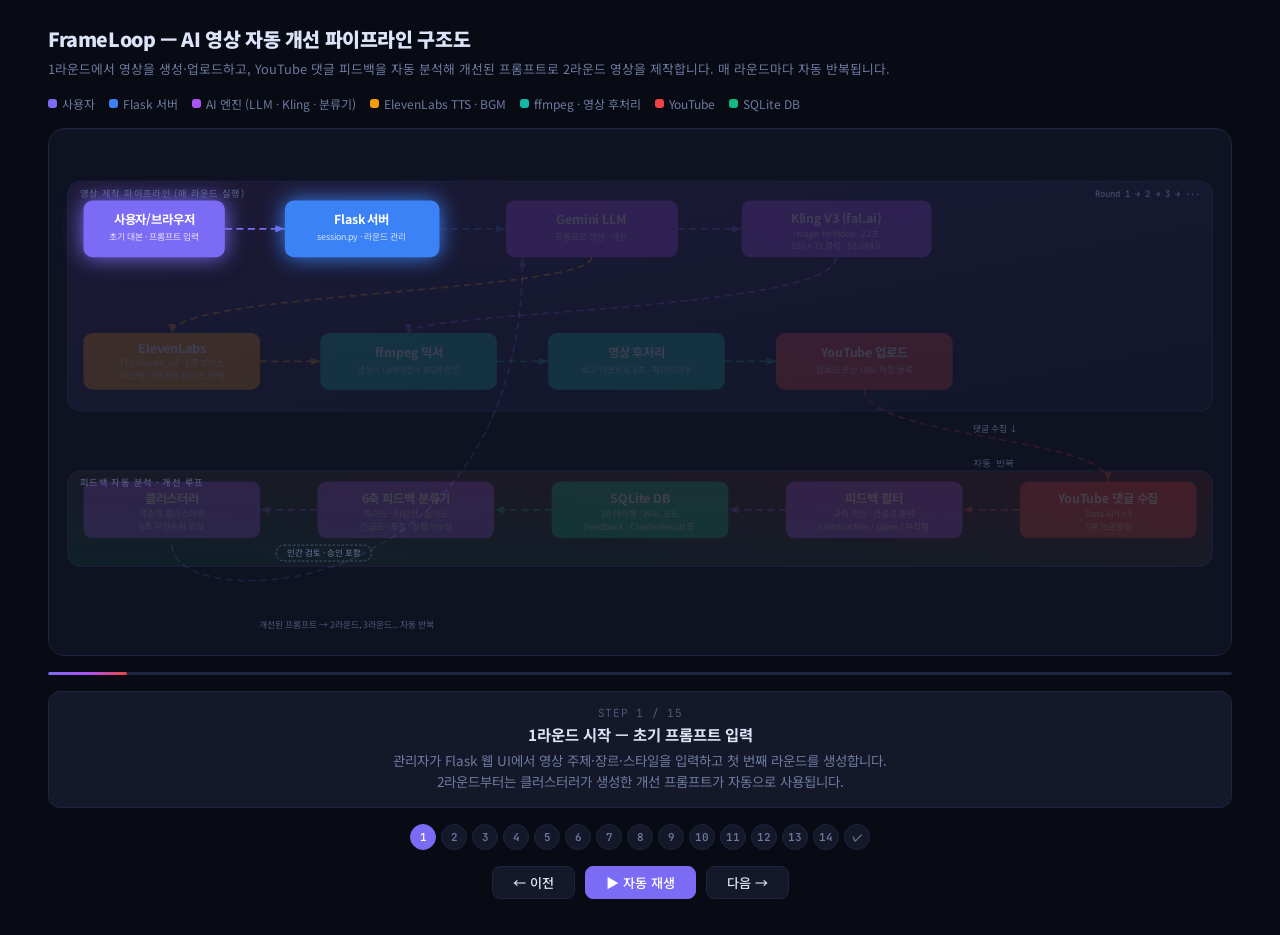
<file: diagram.html>
<!doctype html>
<html lang="ko">
<head>
<meta charset="utf-8">
<meta name="viewport" content="width=device-width, initial-scale=1">
<title>FrameLoop — AI 영상 자동 개선 파이프라인</title>
<link rel="stylesheet" href="https://fonts.googleapis.com/css2?family=Noto+Sans+KR:wght@400;500;700;900&family=JetBrains+Mono:wght@400;600&display=swap">
<style>
*, *::before, *::after { box-sizing: border-box; margin: 0; padding: 0; }

:root {
  --bg:     #080a14;
  --surface:#0f1221;
  --card:   #141829;
  --border: #1e2440;
  --border2:#2a3158;
  --fg:     #dde3f8;
  --mute:   #6d7a9f;
  --mute2:  #4d5878;

  --user:   #7c6cf5;
  --flask:  #3b82f6;
  --ai:     #a855f7;
  --db:     #10b981;
  --ext:    #f59e0b;
  --yt:     #ef4444;
  --mix:    #14b8a6;

  --radius-node: 10px;
  --font: 'Noto Sans KR', system-ui, sans-serif;
  --mono: 'JetBrains Mono', ui-monospace, monospace;
}

html { background: var(--bg); color: var(--fg); font-family: var(--font); }

body {
  min-height: 100vh;
  padding: 24px clamp(16px, 4vw, 48px) 36px;
}

.page { max-width: 1240px; margin: 0 auto; display: flex; flex-direction: column; gap: 16px; }

/* ── Header ── */
.hdr { display: flex; flex-direction: column; gap: 6px; }
.hdr h1 {
  font-size: clamp(1rem, 2.2vw, 1.22rem);
  font-weight: 900;
  letter-spacing: -.02em;
  color: var(--fg);
}
.hdr p { font-size: .8rem; color: var(--mute); line-height: 1.55; }

/* ── Legend ── */
.legend {
  display: flex; flex-wrap: wrap; gap: 4px 14px;
  font-size: .75rem; color: var(--mute);
}
.legend span { display: flex; align-items: center; gap: 5px; }
.legend b {
  width: 9px; height: 9px; border-radius: 3px;
  display: inline-block; flex-shrink: 0;
}

/* ── Diagram stage ── */
.stage {
  background: var(--surface);
  border: 1px solid var(--border);
  border-radius: 16px;
  padding: 8px 8px 4px;
  overflow-x: auto;
  /* inner shadow for depth */
  box-shadow: inset 0 1px 0 rgba(255,255,255,.04);
}
svg {
  display: block;
  width: 100%;
  min-width: 700px;
  height: auto;
}

/* ── Node styles ── */
.node { transition: opacity .35s ease; cursor: default; }
.node rect { transition: opacity .35s ease, filter .35s ease; }
.node text { fill: #fff; font-family: var(--font); pointer-events: none; }
.node .tl { font-size: 14px; font-weight: 700; letter-spacing: -.01em; }
.node .sl { font-size: 10px; opacity: .78; }

.dim { opacity: .16; }
.lit rect { filter: drop-shadow(0 0 12px currentColor); }

/* ── Edge styles ── */
.edge {
  fill: none;
  stroke-width: 2;
  stroke-dasharray: 8 5;
  opacity: .14;
  transition: opacity .35s ease;
}
.edge.on { opacity: 1; animation: dash 1.1s linear infinite; }
@keyframes dash { to { stroke-dashoffset: -26; } }

/* ── Progress bar ── */
.progbar {
  height: 3px;
  background: var(--border);
  border-radius: 2px;
  overflow: hidden;
}
.progbar span {
  display: block; height: 100%; width: 0;
  background: linear-gradient(90deg, var(--user) 0%, var(--ai) 50%, var(--yt) 100%);
  transition: width .5s ease;
  border-radius: 2px;
}

/* ── Caption box ── */
.caption {
  background: var(--card);
  border: 1px solid var(--border);
  border-radius: 12px;
  padding: 14px 20px;
  min-height: 4.2em;
  text-align: center;
  display: flex; flex-direction: column; align-items: center; justify-content: center; gap: 5px;
}
.caption .step-num {
  font-size: .7rem;
  font-family: var(--mono);
  color: var(--mute2);
  letter-spacing: .06em;
  text-transform: uppercase;
}
.caption strong {
  font-size: .96rem;
  font-weight: 700;
  color: var(--fg);
  line-height: 1.3;
}
.caption p {
  font-size: .84rem;
  color: var(--mute);
  line-height: 1.6;
  max-width: 72ch;
}

/* ── Controls ── */
.controls {
  display: flex;
  align-items: center;
  justify-content: center;
  gap: 10px;
  flex-wrap: wrap;
}
.dots { display: flex; gap: 5px; align-items: center; flex-wrap: wrap; justify-content: center; }
.dots button {
  width: 26px; height: 26px; border-radius: 50%;
  font-size: .68rem; font-family: var(--mono); font-weight: 600;
  padding: 0;
  background: var(--card); border: 1px solid var(--border);
  color: var(--mute); cursor: pointer;
  transition: background .2s, border-color .2s, color .2s;
}
.dots button:hover { border-color: var(--border2); color: var(--fg); }
.dots button.cur { background: var(--user); border-color: var(--user); color: #fff; }

.btn {
  font: 500 .82rem / 1 var(--font);
  padding: 9px 20px;
  background: var(--card); border: 1px solid var(--border);
  border-radius: 8px; color: var(--fg); cursor: pointer;
  transition: border-color .2s, background .2s;
}
.btn:hover { border-color: var(--border2); }
.btn.primary {
  background: var(--user); border-color: var(--user); color: #fff;
}
.btn.primary:hover { background: #9585f8; border-color: #9585f8; }

@media (prefers-reduced-motion: reduce) { .edge.on { animation: none; } }
</style>
</head>
<body>
<div class="page">

  <!-- Header -->
  <div class="hdr">
    <h1>FrameLoop — AI 영상 자동 개선 파이프라인 구조도</h1>
    <p>1라운드에서 영상을 생성·업로드하고, YouTube 댓글 피드백을 자동 분석해 개선된 프롬프트로 2라운드 영상을 제작합니다. 매 라운드마다 자동 반복됩니다.</p>
  </div>

  <!-- Legend -->
  <div class="legend">
    <span><b style="background:var(--user)"></b>사용자</span>
    <span><b style="background:var(--flask)"></b>Flask 서버</span>
    <span><b style="background:var(--ai)"></b>AI 엔진 (LLM · Kling · 분류기)</span>
    <span><b style="background:var(--ext)"></b>ElevenLabs TTS · BGM</span>
    <span><b style="background:var(--mix)"></b>ffmpeg · 영상 후처리</span>
    <span><b style="background:var(--yt)"></b>YouTube</span>
    <span><b style="background:var(--db)"></b>SQLite DB</span>
  </div>

  <!-- Diagram -->
  <div class="stage">
<svg viewBox="0 0 1320 582" role="img" aria-label="FrameLoop AI 영상 파이프라인 블록도">
<defs>
  <marker id="arr" viewBox="0 0 10 10" refX="9" refY="5"
    markerWidth="6" markerHeight="6" orient="auto-start-reverse">
    <path d="M0 1.5L8.5 5L0 8.5z" fill="context-stroke"/>
  </marker>

  <!-- Section A gradient (영상 제작) -->
  <linearGradient id="gA" x1="0%" y1="0%" x2="100%" y2="100%">
    <stop offset="0%"   stop-color="#a855f7" stop-opacity=".10"/>
    <stop offset="100%" stop-color="#3b82f6" stop-opacity=".04"/>
  </linearGradient>
  <!-- Section B gradient (피드백 루프) -->
  <linearGradient id="gB" x1="100%" y1="0%" x2="0%" y2="100%">
    <stop offset="0%"   stop-color="#ef4444" stop-opacity=".08"/>
    <stop offset="100%" stop-color="#10b981" stop-opacity=".08"/>
  </linearGradient>

  <!-- Feedback path glow -->
  <filter id="glow">
    <feGaussianBlur stdDeviation="3" result="blur"/>
    <feMerge><feMergeNode in="blur"/><feMergeNode in="SourceGraphic"/></feMerge>
  </filter>
</defs>

<!-- ════════════════════════════════════
     섹션 배경
════════════════════════════════════ -->

<!-- Section A: 영상 제작 파이프라인 -->
<rect x="12" y="50" width="1296" height="260" rx="14" fill="url(#gA)"
      stroke="#1e2440" stroke-width="1"/>

<!-- Section B: 피드백 자동 분석 루프 -->
<rect x="12" y="378" width="1296" height="108" rx="14" fill="url(#gB)"
      stroke="#1e2440" stroke-width="1"/>

<!-- 섹션 레이블 -->
<text x="26" y="68" font-size="10.5" fill="#4d5878" font-family="'Noto Sans KR',sans-serif"
      font-weight="500" letter-spacing=".04em">영상 제작 파이프라인 (매 라운드 실행)</text>

<text x="26" y="395" font-size="10.5" fill="#4d5878" font-family="'Noto Sans KR',sans-serif"
      font-weight="500" letter-spacing=".04em">피드백 자동 분석 · 개선 루프</text>

<!-- 라운드 표시 (우측 상단) -->
<text x="1294" y="68" font-size="10" fill="#4d5878" font-family="'JetBrains Mono',monospace"
      text-anchor="end">Round 1 → 2 → 3 → ···</text>
<text x="1083" y="373" font-size="10" fill="#4d5878" font-family="'JetBrains Mono',monospace"
      text-anchor="end">자동 반복</text>

<!-- ════════════════════════════════════
     에지 (Edges)
════════════════════════════════════ -->

<!-- ── Row 1: user → flask → llm → kling ── -->
<path id="e1" class="edge" stroke="var(--user)"  marker-end="url(#arr)" d="M190 104 H258"/>
<path id="e2" class="edge" stroke="var(--flask)" marker-end="url(#arr)" d="M433 104 H508"/>
<path id="e3" class="edge" stroke="var(--ai)"    marker-end="url(#arr)" d="M703 104 H775"/>

<!-- ── Row 1 → Row 2: llm → tts, kling → ffmpeg ── -->
<path id="e_llm_tts"      class="edge" stroke="var(--ext)" marker-end="url(#arr)"
      d="M605 136 C605 176 130 176 130 222"/>
<path id="e_kling_ffmpeg" class="edge" stroke="var(--ai)"  marker-end="url(#arr)"
      d="M882 136 C882 197 398 197 398 222"/>

<!-- ── Row 2: tts → ffmpeg → outro → ytup ── -->
<path id="e_tts_ffmpeg"   class="edge" stroke="var(--ext)" marker-end="url(#arr)" d="M230 254 H298"/>
<path id="e_ffmpeg_outro" class="edge" stroke="var(--mix)" marker-end="url(#arr)" d="M498 254 H556"/>
<path id="e_outro_ytup"   class="edge" stroke="var(--mix)" marker-end="url(#arr)" d="M756 254 H814"/>

<!-- ── ytup → yt (Section A → Section B, 대각선) ── -->
<path id="e_ytup_yt" class="edge" stroke="var(--yt)" marker-end="url(#arr)" d="M914 286 C914 340 1190 340 1190 390"/>

<!-- ── Row 3: yt → filter → db → classify → cluster (우→좌) ── -->
<path id="e_yt_filter"         class="edge" stroke="var(--yt)"  marker-end="url(#arr)" d="M1090 422 H1025"/>
<path id="e_filter_db"         class="edge" stroke="var(--ai)"  marker-end="url(#arr)" d="M825 422 H760"/>
<path id="e_db_classify"       class="edge" stroke="var(--db)"  marker-end="url(#arr)" d="M560 422 H495"/>
<path id="e_classify_cluster"  class="edge" stroke="var(--ai)"  marker-end="url(#arr)" d="M295 422 H230"/>

<!-- ── 피드백 루프: cluster → llm (개선된 프롬프트, 하단 우회) ── -->
<path id="e_feedback" class="edge" stroke="var(--user)" stroke-width="2.5"
      marker-end="url(#arr)" d="M130 462 C130 540 527 540 527 136"/>

<!-- 피드백 루프 레이블 -->
<text x="328" y="556" font-size="10" fill="#4d5878" font-family="'Noto Sans KR',sans-serif"
      text-anchor="middle">개선된 프롬프트 → 2라운드, 3라운드... 자동 반복</text>

<!-- ytup→yt 레이블 -->
<text x="1062" y="334" font-size="10" fill="#4d5878" font-family="'Noto Sans KR',sans-serif" text-anchor="middle">댓글 수집 ↓</text>

<!-- ════════════════════════════════════
     노드
════════════════════════════════════ -->

<!-- ─── ROW 1: 영상 제작 시작 ─── -->
<g class="node" id="n-user" style="color:var(--user)">
  <rect x="30"  y="72" width="160" height="64" rx="10" fill="var(--user)"/>
  <text class="tl" x="110" y="99"  text-anchor="middle">사용자/브라우저</text>
  <text class="sl" x="110" y="117" text-anchor="middle">초기 대본 · 프롬프트 입력</text>
</g>

<g class="node" id="n-flask" style="color:var(--flask)">
  <rect x="258" y="72" width="175" height="64" rx="10" fill="var(--flask)"/>
  <text class="tl" x="345" y="99"  text-anchor="middle">Flask 서버</text>
  <text class="sl" x="345" y="117" text-anchor="middle">session.py · 라운드 관리</text>
</g>

<g class="node" id="n-llm" style="color:var(--ai)">
  <rect x="508" y="72" width="195" height="64" rx="10" fill="var(--ai)"/>
  <text class="tl" x="605" y="99"  text-anchor="middle">Gemini LLM</text>
  <text class="sl" x="605" y="117" text-anchor="middle">프롬프트 생성 · 개선</text>
</g>

<g class="node" id="n-kling" style="color:var(--ai)">
  <rect x="775" y="72" width="215" height="64" rx="10" fill="var(--ai)"/>
  <text class="tl" x="882" y="97"  text-anchor="middle">Kling V3  (fal.ai)</text>
  <text class="sl" x="882" y="113" text-anchor="middle">Image-to-Video · 22초</text>
  <text class="sl" x="882" y="127" text-anchor="middle">15s + 7s 클립 · $0.084/s</text>
</g>

<!-- ─── ROW 2: 오디오 생성 · 합성 · 출력 ─── -->
<g class="node" id="n-tts" style="color:var(--ext)">
  <rect x="30"  y="222" width="200" height="64" rx="10" fill="var(--ext)"/>
  <text class="tl" x="130" y="245" text-anchor="middle">ElevenLabs</text>
  <text class="sl" x="130" y="259" text-anchor="middle">TTS eleven_v4 · 5종 보이스</text>
  <text class="sl" x="130" y="274" text-anchor="middle">피드백 기반 자동 보이스 선택</text>
</g>

<g class="node" id="n-ffmpeg" style="color:var(--mix)">
  <rect x="298" y="222" width="200" height="64" rx="10" fill="var(--mix)"/>
  <text class="tl" x="398" y="249" text-anchor="middle">ffmpeg 믹서</text>
  <text class="sl" x="398" y="267" text-anchor="middle">영상 + 나레이션 + BGM 합성</text>
</g>

<g class="node" id="n-outro" style="color:var(--mix)">
  <rect x="556" y="222" width="200" height="64" rx="10" fill="var(--mix)"/>
  <text class="tl" x="656" y="249" text-anchor="middle">영상 후처리</text>
  <text class="sl" x="656" y="267" text-anchor="middle">로고 아웃트로 6초 · 페이드아웃</text>
</g>

<g class="node" id="n-ytup" style="color:var(--yt)">
  <rect x="814" y="222" width="200" height="64" rx="10" fill="var(--yt)"/>
  <text class="tl" x="914" y="249" text-anchor="middle">YouTube 업로드</text>
  <text class="sl" x="914" y="267" text-anchor="middle">업로드 또는 URL 직접 등록</text>
</g>

<!-- ─── ROW 3: 피드백 자동 분석 (우→좌, 5노드) ─── -->
<g class="node" id="n-yt" style="color:var(--yt)">
  <rect x="1090" y="390" width="200" height="64" rx="10" fill="var(--yt)"/>
  <text class="tl" x="1190" y="414" text-anchor="middle">YouTube 댓글 수집</text>
  <text class="sl" x="1190" y="430" text-anchor="middle">Data API v3</text>
  <text class="sl" x="1190" y="445" text-anchor="middle">5분 쓰로틀링</text>
</g>

<g class="node" id="n-filter" style="color:var(--ai)">
  <rect x="825" y="390" width="200" height="64" rx="10" fill="var(--ai)"/>
  <text class="tl" x="925" y="414" text-anchor="middle">피드백 필터</text>
  <text class="sl" x="925" y="430" text-anchor="middle">규칙 기반 · 건설성 분류</text>
  <text class="sl" x="925" y="445" text-anchor="middle">constructive / spam / 부적절</text>
</g>

<g class="node" id="n-db" style="color:var(--db)">
  <rect x="560" y="390" width="200" height="64" rx="10" fill="var(--db)"/>
  <text class="tl" x="660" y="414" text-anchor="middle">SQLite DB</text>
  <text class="sl" x="660" y="430" text-anchor="middle">10 테이블 · WAL 모드</text>
  <text class="sl" x="660" y="445" text-anchor="middle">Feedback · ClusterResult 등</text>
</g>

<g class="node" id="n-classify" style="color:var(--ai)">
  <rect x="295" y="390" width="200" height="64" rx="10" fill="var(--ai)"/>
  <text class="tl" x="395" y="414" text-anchor="middle">6축 피드백 분류기</text>
  <text class="sl" x="395" y="430" text-anchor="middle">특이도 · 타당성 · 심각도</text>
  <text class="sl" x="395" y="445" text-anchor="middle">긴급도 · 품질 · 실행가능성</text>
</g>

<g class="node" id="n-cluster" style="color:var(--ai)">
  <rect x="30"  y="390" width="200" height="64" rx="10" fill="var(--ai)"/>
  <text class="tl" x="130" y="414" text-anchor="middle">클러스터러</text>
  <text class="sl" x="130" y="430" text-anchor="middle">계층적 클러스터링</text>
  <text class="sl" x="130" y="445" text-anchor="middle">5축 우선순위 공식</text>
</g>

<!-- 승인 단계 인디케이터 (cluster 우측, 피드백 루프 시작점) -->
<rect x="248" y="462" width="108" height="18" rx="9" stroke="#4d5878" stroke-width="1" fill="none" stroke-dasharray="3 2"/>
<text x="302" y="474" font-size="9.5" fill="#6d7a9f" text-anchor="middle" font-family="'Noto Sans KR',sans-serif">인간 검토 · 승인 포함</text>

</svg>
  </div><!-- .stage -->

  <!-- Progress bar -->
  <div class="progbar"><span id="prog"></span></div>

  <!-- Caption -->
  <div class="caption" aria-live="polite">
    <div class="step-num" id="stepnum"></div>
    <strong id="ct"></strong>
    <p id="cd"></p>
  </div>

  <!-- Dot navigation -->
  <div class="dots" id="dots"></div>

  <!-- Play controls -->
  <div class="controls">
    <button class="btn" id="prev" aria-label="이전 단계">← 이전</button>
    <button class="btn primary" id="play">▶ 자동 재생</button>
    <button class="btn" id="next" aria-label="다음 단계">다음 →</button>
  </div>

</div><!-- .page -->

<script>
var STEPS = [
  {
    t: '1라운드 시작 — 초기 프롬프트 입력',
    d: '관리자가 Flask 웹 UI에서 영상 주제·장르·스타일을 입력하고 첫 번째 라운드를 생성합니다. 2라운드부터는 클러스터러가 생성한 개선 프롬프트가 자동으로 사용됩니다.',
    nodes: ['user','flask'], edges: ['e1']
  },
  {
    t: 'Gemini LLM — 프롬프트 & 나레이션 대본 생성',
    d: 'Gemini(gemini-3.1-flash-lite)가 Kling 영상 생성용 프롬프트(AUDIO 섹션·주석 제거 버전 포함)와 ElevenLabs 나레이션 대본을 동시에 생성합니다.',
    nodes: ['flask','llm'], edges: ['e2']
  },
  {
    t: 'Kling V3 영상 생성 — Shot Pipeline',
    d: 'fal.ai Kling V3 Standard(fal-ai/kling-video/v3/standard/text-to-video)로 Image-to-Video 방식 15초 + 7초 클립을 순차 생성·concat합니다. 총 22초. 직전 Shot의 마지막 프레임을 ffmpeg으로 추출해 다음 Shot의 시작 이미지로 체이닝합니다.',
    nodes: ['llm','kling'], edges: ['e3']
  },
  {
    t: 'ElevenLabs — 나레이션 & BGM 병렬 생성',
    d: 'LLM 대본의 "At Ns: 텍스트" 큐를 파싱해 eleven_v4로 나레이션을 생성합니다. voice_selector가 피드백 키워드(AI같다/단조롭다/여성 등)를 분석해 Victor·Hyunbin·Mr.J·Hyuk·Jisoo 5개 카탈로그에서 최적 보이스를 자동 선택하고, 감정 태그(proud/excited/inspired)와 속도도 피드백에 맞게 조정됩니다. BGM은 ElevenLabs Sound API로 병렬 생성됩니다.',
    nodes: ['llm','tts'], edges: ['e_llm_tts']
  },
  {
    t: 'ffmpeg — 오디오·영상 합성 · Whisper SRT 생성',
    d: 'Kling 영상과 나레이션·BGM을 ffmpeg로 합성합니다. Windows 파이프 데드락 방지를 위해 임시 파일 I/O 방식을 사용하며 bgm_db·narration_db 볼륨은 GlobalTechnicalSetting으로 조정됩니다. 합성 완료 후 faster-whisper(small 모델)가 음성 인식으로 SRT 자막을 자동 생성합니다.',
    nodes: ['kling','tts','ffmpeg'], edges: ['e_kling_ffmpeg','e_tts_ffmpeg']
  },
  {
    t: '영상 후처리 — 로고 아웃트로 합성',
    d: '6초 로고 카드를 ultrafast 프리셋(threads=2)으로 생성하고 1.5초 페이드아웃을 단일 ffmpeg 명령으로 연결합니다. 최종 영상 약 28초, 파일 크기 약 50MB.',
    nodes: ['ffmpeg','outro'], edges: ['e_ffmpeg_outro']
  },
  {
    t: 'YouTube 등록 — 1라운드 완성',
    d: '완성 영상을 YouTube에 업로드하거나 이미 업로드된 영상의 URL을 직접 입력해 등록합니다. 1라운드 영상이 공개되고 시청자 댓글이 쌓이기 시작합니다.',
    nodes: ['outro','ytup'], edges: ['e_outro_ytup']
  },
  {
    t: 'YouTube 댓글 자동 수집',
    d: '업로드된 영상에 달린 댓글을 YouTube API로 수집합니다. 5분 쓰로틀링으로 반복 요청을 방지하며 SIMULATION_MODE=true로 실제 업로드 없이 테스트도 가능합니다.',
    nodes: ['ytup','yt'], edges: ['e_ytup_yt']
  },
  {
    t: '피드백 필터링 — 건설성 분류',
    d: 'feedback_filter.py가 규칙 기반으로 각 댓글을 constructive / non_constructive / spam / inappropriate 4가지로 분류합니다. 건설적(constructive) 피드백만 다음 단계로 넘겨 DB에 저장됩니다.',
    nodes: ['yt','filter'], edges: ['e_yt_filter']
  },
  {
    t: 'SQLite DB — 피드백 저장',
    d: '건설적 피드백을 SQLite DB(pipeline.db)에 저장합니다. 10개 테이블(PipelineSession, VideoRound, Feedback, ClusterResult, PromptVersion, GlobalTechnicalSetting 등)을 WAL 모드·32MB 캐시로 관리합니다.',
    nodes: ['filter','db'], edges: ['e_filter_db']
  },
  {
    t: '6축 피드백 분류',
    d: 'paraphrase-multilingual-MiniLM-L12-v2 임베딩 모델로 각 피드백을 특이도·타당성·심각도·긴급도·품질·실행가능성 6가지 축으로 코사인 유사도 기반 점수화합니다. 카테고리 적응형 임계값(0.26~0.48)을 사용합니다.',
    nodes: ['db','classify'], edges: ['e_db_classify']
  },
  {
    t: '계층적 클러스터링 & 우선순위 계산',
    d: 'AgglomerativeClustering으로 유사 피드백을 그룹화합니다. 우선순위 P = 0.35·빈도 + 0.25·품질 + 0.20·심각도 + 0.12·긴급도 + 0.08·타당도. 재발 피드백 최대 +30%, 모순 피드백 ×0.60 감점.',
    nodes: ['classify','cluster'], edges: ['e_classify_cluster']
  },
  {
    t: '클러스터 승인 검토 — 인간 검토 단계',
    d: 'approval.py가 클러스터 상태를 pending_review로 전환합니다. 관리자가 웹 UI에서 각 클러스터를 approved / rejected / deferred로 검토합니다. YouTube 댓글 내 프롬프트 인젝션 공격은 정규식으로 탐지·차단됩니다.',
    nodes: ['cluster'], edges: []
  },
  {
    t: '피드백 루프 — 2라운드 프롬프트 자동 개선',
    d: 'approved 클러스터 요약이 Gemini에 전달됩니다. LLM이 이전 라운드 문제점을 반영한 개선된 Kling 프롬프트와 ElevenLabs BGM 프롬프트를 생성합니다. PromptVersion 모델에 변경 내역(unified diff)이 저장되고 2라운드가 자동 시작됩니다.',
    nodes: ['cluster','llm'], edges: ['e_feedback']
  },
  {
    t: '전체 루프 완성 — 라운드마다 자동 개선',
    d: '영상 생성 → YouTube → 댓글 수집 → 피드백 필터 → 6축 분류 → 클러스터링 → 관리자 승인 → LLM 프롬프트 개선 → 다음 라운드. 관리자의 클러스터 승인을 거쳐 시청자 피드백이 누적·반영되어 영상 품질이 라운드마다 향상됩니다.',
    all: true
  }
];

var IDS = ['user','flask','llm','kling','tts','ffmpeg','outro','ytup','yt','filter','db','classify','cluster'];
var EDGES = Array.from(document.querySelectorAll('.edge')).map(function(el){ return el.id; });
var cur = 0, timer = null, N = STEPS.length;

function render() {
  var s = STEPS[cur];
  IDS.forEach(function(id) {
    var g = document.getElementById('n-' + id);
    var on = s.all || (s.nodes && s.nodes.indexOf(id) !== -1);
    g.classList.toggle('dim', !on);
    g.classList.toggle('lit', !!on && !s.all);
  });
  EDGES.forEach(function(id) {
    var el = document.getElementById(id);
    if (el) el.classList.toggle('on', !!s.all || (s.edges && s.edges.indexOf(id) !== -1));
  });
  document.getElementById('stepnum').textContent = 'STEP ' + (cur + 1) + ' / ' + N;
  document.getElementById('ct').textContent = s.t;
  document.getElementById('cd').textContent = s.d;
  document.getElementById('prog').style.width = ((cur + 1) / N * 100) + '%';
  document.querySelectorAll('#dots button').forEach(function(b, i) {
    b.classList.toggle('cur', i === cur);
  });
}

function go(n) { cur = (n + N) % N; render(); }

function stop() {
  clearInterval(timer); timer = null;
  var btn = document.getElementById('play');
  btn.textContent = '▶ 자동 재생';
  btn.classList.add('primary');
}

function play() {
  if (timer) { stop(); return; }
  var btn = document.getElementById('play');
  btn.textContent = '⏸ 일시정지';
  btn.classList.add('primary');
  timer = setInterval(function() {
    if (cur >= N - 1) { stop(); return; }
    go(cur + 1);
  }, 3800);
}

// 도트 생성
var dotsEl = document.getElementById('dots');
STEPS.forEach(function(s, i) {
  var b = document.createElement('button');
  b.textContent = i < N - 1 ? String(i + 1) : '✓';
  b.setAttribute('aria-label', s.t);
  b.onclick = function() { stop(); go(i); };
  dotsEl.appendChild(b);
});

document.getElementById('prev').onclick = function() { stop(); go(cur - 1); };
document.getElementById('next').onclick = function() { stop(); go(cur + 1); };
document.getElementById('play').onclick = function() { if (cur >= N - 1) go(0); play(); };

// 키보드 지원
document.addEventListener('keydown', function(e) {
  if (e.key === 'ArrowLeft')  { stop(); go(cur - 1); }
  if (e.key === 'ArrowRight') { stop(); go(cur + 1); }
  if (e.key === ' ') { e.preventDefault(); if (cur >= N - 1) go(0); play(); }
});

render();
</script>
</body>
</html>
</file>
